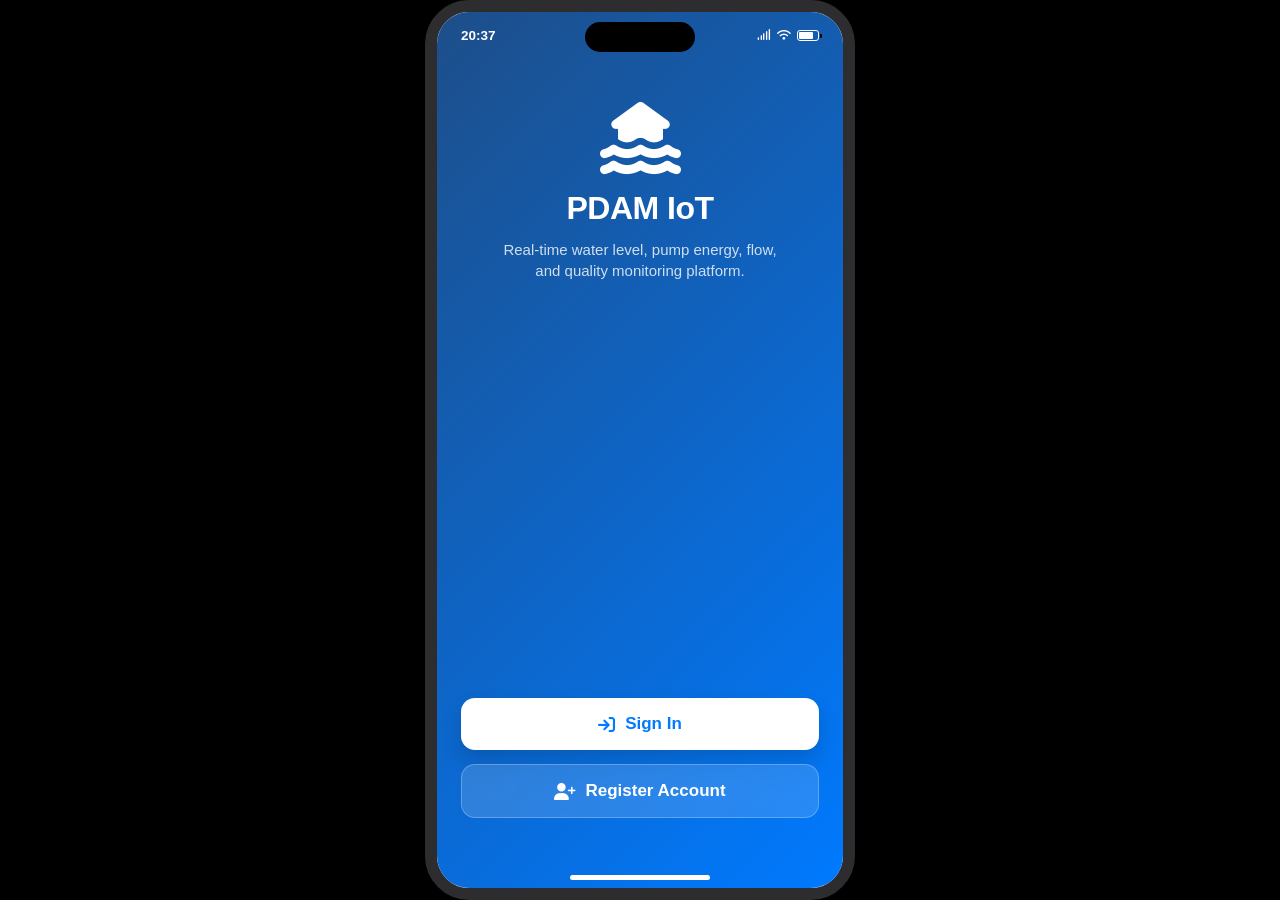
<file: index.html>
<!DOCTYPE html>
<html lang="en">
<head>
    <title>PDAM IoT Monitor</title>
    <meta charset="utf-8">
    <meta name="viewport" content="width=device-width, initial-scale=1.0, user-scalable=0, viewport-fit=cover">
    
    <link rel="stylesheet" href="https://cdnjs.cloudflare.com/ajax/libs/font-awesome/6.5.1/css/all.min.css">
    
    <style>
        
:root {
    --ios-bg: #f2f2f7;
    --ios-card-bg: #ffffff;
    --ios-blue: #007aff;
    --ios-green: #34c759;
    --ios-red: #ff3b30;
    --ios-orange: #ff9500;
    --ios-gray: #8e8e93;
    --ios-light-gray: #e5e5ea;
    --ios-label: #000000;
    --ios-secondary-label: #8e8e93;
    --ios-border: rgba(0, 0, 0, 0.1);
    --font-family: -apple-system, BlinkMacSystemFont, "SF Pro Text", "SF Pro Icons", "Helvetica Neue", Helvetica, Arial, sans-serif;
}

@media (prefers-color-scheme: dark) {
    :root {
        --ios-bg: #1c1c1e;
        --ios-card-bg: #2c2c2e;
        --ios-label: #ffffff;
        --ios-secondary-label: #aeaeb2;
        --ios-light-gray: #3a3a3c;
        --ios-border: rgba(255, 255, 255, 0.15);
    }
}

* {
    box-sizing: border-box;
    -webkit-tap-highlight-color: transparent;
}

body {
    margin: 0;
    padding: 0;
    background-color: #000000;
    font-family: var(--font-family);
    color: var(--ios-label);
    display: flex;
    justify-content: center;
    align-items: center;
    min-height: 100vh;
}

/* iOS Phone Container Mockup */
.phone-container {
    width: 100%;
    max-width: 430px;
    height: 100vh;
    max-height: 932px;
    background-color: var(--ios-bg);
    position: relative;
    display: flex;
    flex-direction: column;
    overflow: hidden;
    box-shadow: 0 25px 50px -12px rgba(0, 0, 0, 0.5);
    border-radius: 44px;
    border: 12px solid #2d2d30;
}

/* iOS Top Status Bar */
.ios-status-bar {
    position: absolute;
    top: 0;
    left: 0;
    right: 0;
    height: 47px;
    padding: 0 24px;
    display: flex;
    justify-content: space-between;
    align-items: center;
    z-index: 1010;
    font-size: 13.5px;
    font-weight: 600;
    color: var(--ios-label);
}

.dynamic-island {
    width: 110px;
    height: 30px;
    background-color: #000000;
    border-radius: 20px;
    position: absolute;
    left: 50%;
    transform: translateX(-50%);
    top: 10px;
    z-index: 1011;
}

.ios-icons {
    display: flex;
    align-items: center;
    gap: 6px;
    font-size: 11px;
}

.battery-icon {
    width: 22px;
    height: 11px;
    border: 1px solid var(--ios-label);
    border-radius: 3px;
    padding: 1px;
    position: relative;
    display: flex;
}

.battery-icon::after {
    content: '';
    width: 1.5px;
    height: 4px;
    background-color: var(--ios-label);
    position: absolute;
    right: -3.5px;
    top: 2.5px;
    border-radius: 0 1px 1px 0;
}

.battery-level {
    width: 80%;
    height: 100%;
    background-color: var(--ios-label);
    border-radius: 1px;
}

/* Glassmorphism Header */
.ios-nav-header {
    position: absolute;
    top: 0;
    left: 0;
    right: 0;
    height: 94px;
    padding: 47px 16px 0 16px;
    display: flex;
    justify-content: space-between;
    align-items: center;
    background: rgba(242, 242, 247, 0.8);
    backdrop-filter: blur(20px);
    -webkit-backdrop-filter: blur(20px);
    z-index: 1000;
    border-bottom: 0.5px solid var(--ios-border);
}

@media (prefers-color-scheme: dark) {
    .ios-nav-header {
        background: rgba(28, 28, 30, 0.8);
    }
}

.nav-btn {
    color: var(--ios-blue);
    text-decoration: none;
    font-size: 17px;
    font-weight: 400;
    display: flex;
    align-items: center;
    gap: 4px;
    position: relative;
}

.nav-btn i {
    font-size: 20px;
}

.nav-title-inline {
    font-weight: 600;
    font-size: 17px;
    color: var(--ios-label);
}

/* Scrollable main view */
.ios-content {
    flex: 1;
    overflow-y: auto;
    padding: 16px;
    padding-top: 106px;
    padding-bottom: 92px;
    -webkit-overflow-scrolling: touch;
}

.ios-content::-webkit-scrollbar {
    display: none;
}

/* Large App Title styling */
.ios-large-title {
    font-size: 34px;
    font-weight: 700;
    letter-spacing: -1px;
    margin: 8px 0 20px 0;
    color: var(--ios-label);
}

/* iOS Card widgets */
.ios-card {
    background-color: var(--ios-card-bg);
    border-radius: 16px;
    padding: 16px;
    margin-bottom: 16px;
    border: 0.5px solid var(--ios-border);
}

.ios-card-header {
    display: flex;
    justify-content: space-between;
    align-items: center;
    margin-bottom: 12px;
}

.ios-card-title {
    font-size: 13px;
    font-weight: 600;
    text-transform: uppercase;
    color: var(--ios-secondary-label);
    letter-spacing: 0.5px;
    margin: 0;
}

.ios-card-icon {
    width: 32px;
    height: 32px;
    border-radius: 8px;
    display: flex;
    align-items: center;
    justify-content: center;
    font-size: 15px;
}

/* Color codes */
.bg-ios-blue { background-color: rgba(0, 122, 255, 0.15); color: var(--ios-blue); }
.bg-ios-green { background-color: rgba(52, 199, 89, 0.15); color: var(--ios-green); }
.bg-ios-red { background-color: rgba(255, 59, 48, 0.15); color: var(--ios-red); }
.bg-ios-orange { background-color: rgba(255, 149, 0, 0.15); color: var(--ios-orange); }

/* iOS Lists (Grouped) */
.ios-list {
    background-color: var(--ios-card-bg);
    border-radius: 16px;
    overflow: hidden;
    margin-bottom: 16px;
    padding: 0;
    list-style: none;
    border: 0.5px solid var(--ios-border);
}

.ios-list-item {
    display: flex;
    justify-content: space-between;
    align-items: center;
    padding: 12px 16px;
    border-bottom: 0.5px solid var(--ios-border);
    color: var(--ios-label);
    text-decoration: none;
    font-size: 17px;
}

.ios-list-item:last-child {
    border-bottom: none;
}

.ios-list-item:active {
    background-color: var(--ios-light-gray);
}

.ios-list-label {
    display: flex;
    align-items: center;
    gap: 12px;
}

.ios-list-label i {
    width: 28px;
    height: 28px;
    border-radius: 7px;
    display: flex;
    align-items: center;
    justify-content: center;
    font-size: 14px;
    color: white;
}

.ios-list-value {
    color: var(--ios-secondary-label);
    font-size: 16px;
    display: flex;
    align-items: center;
    gap: 8px;
}

.chevron-right {
    color: var(--ios-border);
    font-size: 14px;
}

/* iOS Toggle Switch */
.ios-switch {
    position: relative;
    display: inline-block;
    width: 51px;
    height: 31px;
    margin: 0;
}

.ios-switch input {
    opacity: 0;
    width: 0;
    height: 0;
}

.ios-switch-slider {
    position: absolute;
    cursor: pointer;
    top: 0;
    left: 0;
    right: 0;
    bottom: 0;
    background-color: var(--ios-light-gray);
    transition: .25s;
    border-radius: 34px;
}

.ios-switch-slider:before {
    position: absolute;
    content: "";
    height: 27px;
    width: 27px;
    left: 2px;
    bottom: 2px;
    background-color: white;
    transition: .25s;
    border-radius: 50%;
    box-shadow: 0 3px 8px rgba(0, 0, 0, 0.15);
}

.ios-switch input:checked + .ios-switch-slider {
    background-color: var(--ios-green);
}

.ios-switch input:checked + .ios-switch-slider:before {
    transform: translateX(20px);
}

.ios-switch input:disabled + .ios-switch-slider {
    opacity: 0.5;
    cursor: not-allowed;
}

/* iOS Buttons */
.ios-btn-primary {
    background-color: var(--ios-blue);
    color: #ffffff;
    border: none;
    border-radius: 12px;
    padding: 14px;
    font-size: 17px;
    font-weight: 600;
    width: 100%;
    text-align: center;
    cursor: pointer;
    display: flex;
    align-items: center;
    justify-content: center;
    gap: 8px;
    text-decoration: none;
    transition: background-color 0.2s;
}

.ios-btn-primary:active {
    background-color: #0056b3;
}

.ios-btn-danger {
    background-color: var(--ios-red);
    color: #ffffff;
    border: none;
    border-radius: 12px;
    padding: 14px;
    font-size: 17px;
    font-weight: 600;
    width: 100%;
    text-align: center;
    cursor: pointer;
    display: flex;
    align-items: center;
    justify-content: center;
    gap: 8px;
    text-decoration: none;
}

.ios-btn-danger:active {
    background-color: #c70000;
}

/* iOS bottom sheet and timeline */
.ios-bottom-sheet {
    position: absolute;
    left: 0;
    right: 0;
    bottom: -100%;
    height: 65%;
    background-color: var(--ios-card-bg);
    border-radius: 20px 20px 0 0;
    box-shadow: 0 -10px 40px rgba(0, 0, 0, 0.25);
    z-index: 1050;
    transition: transform 0.4s cubic-bezier(0.175, 0.885, 0.32, 1.15);
    display: flex;
    flex-direction: column;
}

.ios-bottom-sheet.show {
    transform: translateY(-100%);
}

.sheet-backdrop {
    position: absolute;
    top: 0;
    left: 0;
    right: 0;
    bottom: 0;
    background-color: rgba(0, 0, 0, 0.4);
    z-index: 1040;
    opacity: 0;
    pointer-events: none;
    transition: opacity 0.3s ease;
}

.sheet-backdrop.show {
    opacity: 1;
    pointer-events: auto;
}

.sheet-handle {
    width: 36px;
    height: 5px;
    background-color: var(--ios-light-gray);
    border-radius: 10px;
    margin: 12px auto;
    cursor: pointer;
}

.sheet-header {
    padding: 0 20px 12px 20px;
    display: flex;
    justify-content: space-between;
    align-items: center;
    border-bottom: 0.5px solid var(--ios-border);
}

.sheet-header h3 {
    margin: 0;
    font-size: 20px;
    font-weight: 700;
}

.sheet-actions {
    display: flex;
    gap: 12px;
}

.action-btn {
    color: var(--ios-blue);
    text-decoration: none;
    font-size: 15px;
    font-weight: 500;
}

.sheet-content {
    flex: 1;
    overflow-y: auto;
    padding: 16px;
}

/* Glassmorphism Tab Bar */
.ios-tab-bar {
    position: absolute;
    bottom: 0;
    left: 0;
    right: 0;
    height: 83px;
    padding-bottom: 20px;
    display: flex;
    justify-content: space-around;
    align-items: center;
    background: rgba(248, 248, 250, 0.9);
    backdrop-filter: blur(20px);
    -webkit-backdrop-filter: blur(20px);
    z-index: 1000;
    border-top: 0.5px solid var(--ios-border);
}

@media (prefers-color-scheme: dark) {
    .ios-tab-bar {
        background: rgba(28, 28, 30, 0.9);
    }
}

.tab-item {
    display: flex;
    flex-direction: column;
    align-items: center;
    color: var(--ios-gray);
    text-decoration: none;
    font-size: 10px;
    font-weight: 500;
    gap: 4px;
    flex: 1;
    padding-top: 6px;
}

.tab-item i {
    font-size: 22px;
}

.tab-item.active {
    color: var(--ios-blue);
}

.ios-home-indicator {
    position: absolute;
    bottom: 8px;
    width: 140px;
    height: 5px;
    background-color: var(--ios-label);
    border-radius: 10px;
    left: 50%;
    transform: translateX(-50%);
    z-index: 1001;
    pointer-events: none;
}

.ios-badge {
    position: absolute;
    top: -5px;
    right: -8px;
    background-color: var(--ios-red);
    color: white;
    font-size: 10px;
    font-weight: bold;
    border-radius: 10px;
    padding: 1px 5px;
    min-width: 16px;
    text-align: center;
}

/* Forms input fields styling */
.ios-form-group {
    margin-bottom: 16px;
}

.ios-form-group label {
    display: block;
    font-size: 13px;
    font-weight: 500;
    text-transform: uppercase;
    color: var(--ios-secondary-label);
    margin-bottom: 6px;
    padding-left: 4px;
}

.ios-input-wrap {
    position: relative;
    display: flex;
    align-items: center;
}

.ios-input-wrap i {
    position: absolute;
    left: 12px;
    color: var(--ios-secondary-label);
    font-size: 16px;
}

.ios-input-wrap input {
    width: 100%;
    padding: 12px 12px 12px 38px;
    border-radius: 10px;
    border: none;
    background-color: var(--ios-light-gray);
    color: var(--ios-label);
    font-size: 17px;
    font-family: var(--font-family);
    outline: none;
}

.ios-input-wrap input:focus {
    box-shadow: inset 0 0 0 1px var(--ios-blue);
}

.metric-grid {
    display: grid;
    grid-template-columns: 1fr 1fr;
    gap: 12px;
}

.text-critical {
    color: var(--ios-red) !important;
}

/* Pulsing cards for threshold alerts */
.card-warning-pulse {
    animation: warning-pulse 2s infinite;
    border: 1px solid var(--ios-red) !important;
}

@keyframes warning-pulse {
    0% { background-color: var(--ios-card-bg); }
    50% { background-color: rgba(255, 59, 48, 0.05); }
    100% { background-color: var(--ios-card-bg); }
}

/* Responsive layout on mobile screens */
@media (max-width: 480px) {
    body {
        background-color: var(--ios-bg);
    }
    .phone-container {
        max-width: 100%;
        height: 100vh;
        max-height: 100%;
        border-radius: 0;
        border: none;
    }
}

        
        .landing-wrap {
            display: flex;
            flex-direction: column;
            height: 100%;
            background: linear-gradient(135deg, #1d4e89 0%, #007aff 100%) !important;
            padding: 30px 24px;
            color: #ffffff;
            justify-content: space-between;
            align-items: center;
            text-align: center;
        }
        
        .logo-section {
            margin-top: 60px;
        }
        
        .logo-icon {
            font-size: 72px;
            color: #ffffff;
            margin-bottom: 16px;
            animation: bounce-logo 2s infinite alternate;
        }
        
        @keyframes bounce-logo {
            0% { transform: translateY(0); }
            100% { transform: translateY(-10px); }
        }
        
        .brand-title {
            font-size: 32px;
            font-weight: 700;
            letter-spacing: -0.5px;
        }
        
        .brand-desc {
            font-size: 15px;
            color: rgba(255, 255, 255, 0.8);
            max-width: 280px;
            margin: 12px auto 0 auto;
            line-height: 1.4;
        }
        
        .actions-section {
            width: 100%;
            margin-bottom: 40px;
        }
        
        .btn-landing-primary {
            background-color: #ffffff;
            color: #007aff;
            border: none;
            border-radius: 14px;
            padding: 16px;
            font-size: 17px;
            font-weight: 600;
            display: flex;
            align-items: center;
            justify-content: center;
            gap: 10px;
            text-decoration: none;
            box-shadow: 0 10px 20px rgba(0,0,0,0.15);
            transition: all 0.2s;
        }
        
        .btn-landing-primary:active {
            transform: scale(0.98);
            opacity: 0.9;
        }
        
        .btn-landing-secondary {
            background-color: rgba(255, 255, 255, 0.15);
            color: #ffffff;
            border: 1px solid rgba(255, 255, 255, 0.25);
            border-radius: 14px;
            padding: 16px;
            font-size: 17px;
            font-weight: 600;
            display: flex;
            align-items: center;
            justify-content: center;
            gap: 10px;
            text-decoration: none;
            margin-top: 14px;
            backdrop-filter: blur(10px);
        }
        
        .btn-landing-secondary:active {
            background-color: rgba(255, 255, 255, 0.25);
        }
    </style>
</head>
<body>

<div class="phone-container">
    <div class="dynamic-island"></div>
    
    <div class="ios-status-bar" style="color:#ffffff;">
        <div id="status-bar-time">09:41</div>
        <div class="ios-icons">
            <i class="fa-solid fa-signal"></i>
            <i class="fa-solid fa-wifi"></i>
            <div class="battery-icon" style="border-color:#ffffff;">
                <div class="battery-level" style="background-color:#ffffff;"></div>
            </div>
        </div>
    </div>
    
    <div class="landing-wrap">
        <div class="logo-section">
            <i class="fa-solid fa-house-flood-water logo-icon"></i>
            <div class="brand-title">PDAM IoT</div>
            <p class="brand-desc">Real-time water level, pump energy, flow, and quality monitoring platform.</p>
        </div>
        
        <div class="actions-section" id="auth-buttons-container">
            <!-- Populated dynamically based on local login state -->
        </div>
    </div>

    <div class="ios-home-indicator" style="background-color:#ffffff;"></div>
</div>

<script src="https://code.jquery.com/jquery-3.6.0.min.js"></script>
<script>
    function updateClock() {
        const now = new Date();
        const hrs = now.getHours().toString().padStart(2, '0');
        const mins = now.getMinutes().toString().padStart(2, '0');
        document.getElementById('status-bar-time').innerText = hrs + ':' + mins;
    }
    setInterval(updateClock, 1000);
    updateClock();

    $(document).ready(function() {
        const user = localStorage.getItem('currentUser');
        const container = $('#auth-buttons-container');

        if (user) {
            container.html(`
                <a href="dashboard.html" class="btn-landing-primary">
                    <i class="fa-solid fa-gauge-high"></i> Enter Dashboard
                </a>
                <a href="#" onclick="logoutLanding(); return false;" class="btn-landing-secondary">
                    <i class="fa-solid fa-right-from-bracket"></i> Sign Out
                </a>
            `);
        } else {
            container.html(`
                <a href="login.html" class="btn-landing-primary">
                    <i class="fa-solid fa-arrow-right-to-bracket"></i> Sign In
                </a>
                <a href="register.html" class="btn-landing-secondary">
                    <i class="fa-solid fa-user-plus"></i> Register Account
                </a>
            `);
        }
    });

    function logoutLanding() {
        localStorage.removeItem('currentUser');
        window.location.reload();
    }
</script>
</body>
</html>
</file>
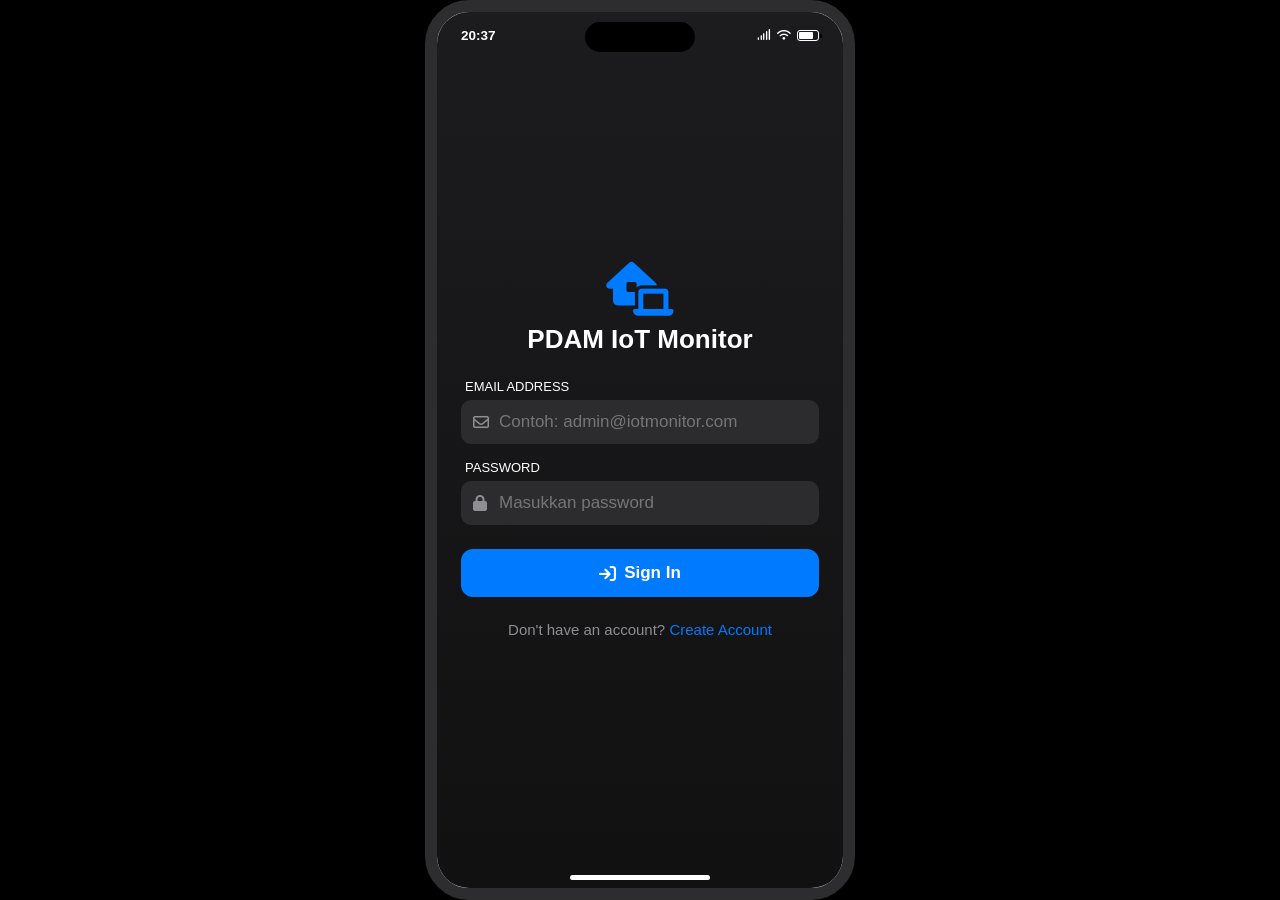
<file: login.html>
<!DOCTYPE html>
<html lang="en">
<head>
    <title>Login - PDAM IoT</title>
    <meta charset="utf-8">
    <meta name="viewport" content="width=device-width, initial-scale=1.0, user-scalable=0, viewport-fit=cover">
    
    <link rel="stylesheet" href="https://cdnjs.cloudflare.com/ajax/libs/font-awesome/6.5.1/css/all.min.css">
    
    <style>
        
:root {
    --ios-bg: #f2f2f7;
    --ios-card-bg: #ffffff;
    --ios-blue: #007aff;
    --ios-green: #34c759;
    --ios-red: #ff3b30;
    --ios-orange: #ff9500;
    --ios-gray: #8e8e93;
    --ios-light-gray: #e5e5ea;
    --ios-label: #000000;
    --ios-secondary-label: #8e8e93;
    --ios-border: rgba(0, 0, 0, 0.1);
    --font-family: -apple-system, BlinkMacSystemFont, "SF Pro Text", "SF Pro Icons", "Helvetica Neue", Helvetica, Arial, sans-serif;
}

@media (prefers-color-scheme: dark) {
    :root {
        --ios-bg: #1c1c1e;
        --ios-card-bg: #2c2c2e;
        --ios-label: #ffffff;
        --ios-secondary-label: #aeaeb2;
        --ios-light-gray: #3a3a3c;
        --ios-border: rgba(255, 255, 255, 0.15);
    }
}

* {
    box-sizing: border-box;
    -webkit-tap-highlight-color: transparent;
}

body {
    margin: 0;
    padding: 0;
    background-color: #000000;
    font-family: var(--font-family);
    color: var(--ios-label);
    display: flex;
    justify-content: center;
    align-items: center;
    min-height: 100vh;
}

/* iOS Phone Container Mockup */
.phone-container {
    width: 100%;
    max-width: 430px;
    height: 100vh;
    max-height: 932px;
    background-color: var(--ios-bg);
    position: relative;
    display: flex;
    flex-direction: column;
    overflow: hidden;
    box-shadow: 0 25px 50px -12px rgba(0, 0, 0, 0.5);
    border-radius: 44px;
    border: 12px solid #2d2d30;
}

/* iOS Top Status Bar */
.ios-status-bar {
    position: absolute;
    top: 0;
    left: 0;
    right: 0;
    height: 47px;
    padding: 0 24px;
    display: flex;
    justify-content: space-between;
    align-items: center;
    z-index: 1010;
    font-size: 13.5px;
    font-weight: 600;
    color: var(--ios-label);
}

.dynamic-island {
    width: 110px;
    height: 30px;
    background-color: #000000;
    border-radius: 20px;
    position: absolute;
    left: 50%;
    transform: translateX(-50%);
    top: 10px;
    z-index: 1011;
}

.ios-icons {
    display: flex;
    align-items: center;
    gap: 6px;
    font-size: 11px;
}

.battery-icon {
    width: 22px;
    height: 11px;
    border: 1px solid var(--ios-label);
    border-radius: 3px;
    padding: 1px;
    position: relative;
    display: flex;
}

.battery-icon::after {
    content: '';
    width: 1.5px;
    height: 4px;
    background-color: var(--ios-label);
    position: absolute;
    right: -3.5px;
    top: 2.5px;
    border-radius: 0 1px 1px 0;
}

.battery-level {
    width: 80%;
    height: 100%;
    background-color: var(--ios-label);
    border-radius: 1px;
}

/* Glassmorphism Header */
.ios-nav-header {
    position: absolute;
    top: 0;
    left: 0;
    right: 0;
    height: 94px;
    padding: 47px 16px 0 16px;
    display: flex;
    justify-content: space-between;
    align-items: center;
    background: rgba(242, 242, 247, 0.8);
    backdrop-filter: blur(20px);
    -webkit-backdrop-filter: blur(20px);
    z-index: 1000;
    border-bottom: 0.5px solid var(--ios-border);
}

@media (prefers-color-scheme: dark) {
    .ios-nav-header {
        background: rgba(28, 28, 30, 0.8);
    }
}

.nav-btn {
    color: var(--ios-blue);
    text-decoration: none;
    font-size: 17px;
    font-weight: 400;
    display: flex;
    align-items: center;
    gap: 4px;
    position: relative;
}

.nav-btn i {
    font-size: 20px;
}

.nav-title-inline {
    font-weight: 600;
    font-size: 17px;
    color: var(--ios-label);
}

/* Scrollable main view */
.ios-content {
    flex: 1;
    overflow-y: auto;
    padding: 16px;
    padding-top: 106px;
    padding-bottom: 92px;
    -webkit-overflow-scrolling: touch;
}

.ios-content::-webkit-scrollbar {
    display: none;
}

/* Large App Title styling */
.ios-large-title {
    font-size: 34px;
    font-weight: 700;
    letter-spacing: -1px;
    margin: 8px 0 20px 0;
    color: var(--ios-label);
}

/* iOS Card widgets */
.ios-card {
    background-color: var(--ios-card-bg);
    border-radius: 16px;
    padding: 16px;
    margin-bottom: 16px;
    border: 0.5px solid var(--ios-border);
}

.ios-card-header {
    display: flex;
    justify-content: space-between;
    align-items: center;
    margin-bottom: 12px;
}

.ios-card-title {
    font-size: 13px;
    font-weight: 600;
    text-transform: uppercase;
    color: var(--ios-secondary-label);
    letter-spacing: 0.5px;
    margin: 0;
}

.ios-card-icon {
    width: 32px;
    height: 32px;
    border-radius: 8px;
    display: flex;
    align-items: center;
    justify-content: center;
    font-size: 15px;
}

/* Color codes */
.bg-ios-blue { background-color: rgba(0, 122, 255, 0.15); color: var(--ios-blue); }
.bg-ios-green { background-color: rgba(52, 199, 89, 0.15); color: var(--ios-green); }
.bg-ios-red { background-color: rgba(255, 59, 48, 0.15); color: var(--ios-red); }
.bg-ios-orange { background-color: rgba(255, 149, 0, 0.15); color: var(--ios-orange); }

/* iOS Lists (Grouped) */
.ios-list {
    background-color: var(--ios-card-bg);
    border-radius: 16px;
    overflow: hidden;
    margin-bottom: 16px;
    padding: 0;
    list-style: none;
    border: 0.5px solid var(--ios-border);
}

.ios-list-item {
    display: flex;
    justify-content: space-between;
    align-items: center;
    padding: 12px 16px;
    border-bottom: 0.5px solid var(--ios-border);
    color: var(--ios-label);
    text-decoration: none;
    font-size: 17px;
}

.ios-list-item:last-child {
    border-bottom: none;
}

.ios-list-item:active {
    background-color: var(--ios-light-gray);
}

.ios-list-label {
    display: flex;
    align-items: center;
    gap: 12px;
}

.ios-list-label i {
    width: 28px;
    height: 28px;
    border-radius: 7px;
    display: flex;
    align-items: center;
    justify-content: center;
    font-size: 14px;
    color: white;
}

.ios-list-value {
    color: var(--ios-secondary-label);
    font-size: 16px;
    display: flex;
    align-items: center;
    gap: 8px;
}

.chevron-right {
    color: var(--ios-border);
    font-size: 14px;
}

/* iOS Toggle Switch */
.ios-switch {
    position: relative;
    display: inline-block;
    width: 51px;
    height: 31px;
    margin: 0;
}

.ios-switch input {
    opacity: 0;
    width: 0;
    height: 0;
}

.ios-switch-slider {
    position: absolute;
    cursor: pointer;
    top: 0;
    left: 0;
    right: 0;
    bottom: 0;
    background-color: var(--ios-light-gray);
    transition: .25s;
    border-radius: 34px;
}

.ios-switch-slider:before {
    position: absolute;
    content: "";
    height: 27px;
    width: 27px;
    left: 2px;
    bottom: 2px;
    background-color: white;
    transition: .25s;
    border-radius: 50%;
    box-shadow: 0 3px 8px rgba(0, 0, 0, 0.15);
}

.ios-switch input:checked + .ios-switch-slider {
    background-color: var(--ios-green);
}

.ios-switch input:checked + .ios-switch-slider:before {
    transform: translateX(20px);
}

.ios-switch input:disabled + .ios-switch-slider {
    opacity: 0.5;
    cursor: not-allowed;
}

/* iOS Buttons */
.ios-btn-primary {
    background-color: var(--ios-blue);
    color: #ffffff;
    border: none;
    border-radius: 12px;
    padding: 14px;
    font-size: 17px;
    font-weight: 600;
    width: 100%;
    text-align: center;
    cursor: pointer;
    display: flex;
    align-items: center;
    justify-content: center;
    gap: 8px;
    text-decoration: none;
    transition: background-color 0.2s;
}

.ios-btn-primary:active {
    background-color: #0056b3;
}

.ios-btn-danger {
    background-color: var(--ios-red);
    color: #ffffff;
    border: none;
    border-radius: 12px;
    padding: 14px;
    font-size: 17px;
    font-weight: 600;
    width: 100%;
    text-align: center;
    cursor: pointer;
    display: flex;
    align-items: center;
    justify-content: center;
    gap: 8px;
    text-decoration: none;
}

.ios-btn-danger:active {
    background-color: #c70000;
}

/* iOS bottom sheet and timeline */
.ios-bottom-sheet {
    position: absolute;
    left: 0;
    right: 0;
    bottom: -100%;
    height: 65%;
    background-color: var(--ios-card-bg);
    border-radius: 20px 20px 0 0;
    box-shadow: 0 -10px 40px rgba(0, 0, 0, 0.25);
    z-index: 1050;
    transition: transform 0.4s cubic-bezier(0.175, 0.885, 0.32, 1.15);
    display: flex;
    flex-direction: column;
}

.ios-bottom-sheet.show {
    transform: translateY(-100%);
}

.sheet-backdrop {
    position: absolute;
    top: 0;
    left: 0;
    right: 0;
    bottom: 0;
    background-color: rgba(0, 0, 0, 0.4);
    z-index: 1040;
    opacity: 0;
    pointer-events: none;
    transition: opacity 0.3s ease;
}

.sheet-backdrop.show {
    opacity: 1;
    pointer-events: auto;
}

.sheet-handle {
    width: 36px;
    height: 5px;
    background-color: var(--ios-light-gray);
    border-radius: 10px;
    margin: 12px auto;
    cursor: pointer;
}

.sheet-header {
    padding: 0 20px 12px 20px;
    display: flex;
    justify-content: space-between;
    align-items: center;
    border-bottom: 0.5px solid var(--ios-border);
}

.sheet-header h3 {
    margin: 0;
    font-size: 20px;
    font-weight: 700;
}

.sheet-actions {
    display: flex;
    gap: 12px;
}

.action-btn {
    color: var(--ios-blue);
    text-decoration: none;
    font-size: 15px;
    font-weight: 500;
}

.sheet-content {
    flex: 1;
    overflow-y: auto;
    padding: 16px;
}

/* Glassmorphism Tab Bar */
.ios-tab-bar {
    position: absolute;
    bottom: 0;
    left: 0;
    right: 0;
    height: 83px;
    padding-bottom: 20px;
    display: flex;
    justify-content: space-around;
    align-items: center;
    background: rgba(248, 248, 250, 0.9);
    backdrop-filter: blur(20px);
    -webkit-backdrop-filter: blur(20px);
    z-index: 1000;
    border-top: 0.5px solid var(--ios-border);
}

@media (prefers-color-scheme: dark) {
    .ios-tab-bar {
        background: rgba(28, 28, 30, 0.9);
    }
}

.tab-item {
    display: flex;
    flex-direction: column;
    align-items: center;
    color: var(--ios-gray);
    text-decoration: none;
    font-size: 10px;
    font-weight: 500;
    gap: 4px;
    flex: 1;
    padding-top: 6px;
}

.tab-item i {
    font-size: 22px;
}

.tab-item.active {
    color: var(--ios-blue);
}

.ios-home-indicator {
    position: absolute;
    bottom: 8px;
    width: 140px;
    height: 5px;
    background-color: var(--ios-label);
    border-radius: 10px;
    left: 50%;
    transform: translateX(-50%);
    z-index: 1001;
    pointer-events: none;
}

.ios-badge {
    position: absolute;
    top: -5px;
    right: -8px;
    background-color: var(--ios-red);
    color: white;
    font-size: 10px;
    font-weight: bold;
    border-radius: 10px;
    padding: 1px 5px;
    min-width: 16px;
    text-align: center;
}

/* Forms input fields styling */
.ios-form-group {
    margin-bottom: 16px;
}

.ios-form-group label {
    display: block;
    font-size: 13px;
    font-weight: 500;
    text-transform: uppercase;
    color: var(--ios-secondary-label);
    margin-bottom: 6px;
    padding-left: 4px;
}

.ios-input-wrap {
    position: relative;
    display: flex;
    align-items: center;
}

.ios-input-wrap i {
    position: absolute;
    left: 12px;
    color: var(--ios-secondary-label);
    font-size: 16px;
}

.ios-input-wrap input {
    width: 100%;
    padding: 12px 12px 12px 38px;
    border-radius: 10px;
    border: none;
    background-color: var(--ios-light-gray);
    color: var(--ios-label);
    font-size: 17px;
    font-family: var(--font-family);
    outline: none;
}

.ios-input-wrap input:focus {
    box-shadow: inset 0 0 0 1px var(--ios-blue);
}

.metric-grid {
    display: grid;
    grid-template-columns: 1fr 1fr;
    gap: 12px;
}

.text-critical {
    color: var(--ios-red) !important;
}

/* Pulsing cards for threshold alerts */
.card-warning-pulse {
    animation: warning-pulse 2s infinite;
    border: 1px solid var(--ios-red) !important;
}

@keyframes warning-pulse {
    0% { background-color: var(--ios-card-bg); }
    50% { background-color: rgba(255, 59, 48, 0.05); }
    100% { background-color: var(--ios-card-bg); }
}

/* Responsive layout on mobile screens */
@media (max-width: 480px) {
    body {
        background-color: var(--ios-bg);
    }
    .phone-container {
        max-width: 100%;
        height: 100vh;
        max-height: 100%;
        border-radius: 0;
        border: none;
    }
}

        
        .ios-auth-bg {
            display: flex;
            flex-direction: column;
            justify-content: center;
            align-items: center;
            height: 100%;
            padding: 24px;
            background: linear-gradient(180deg, #1c1c1e 0%, #111112 100%) !important;
        }
        
        .ios-auth-logo {
            font-size: 54px;
            color: var(--ios-blue);
            margin-bottom: 8px;
        }
        
        .ios-auth-title {
            font-size: 26px;
            font-weight: 700;
            color: #ffffff;
            margin-bottom: 24px;
            text-align: center;
        }
        
        .ios-auth-footer {
            margin-top: 24px;
            font-size: 15px;
            color: var(--ios-secondary-label);
            text-align: center;
        }
        
        .ios-auth-footer a {
            color: var(--ios-blue);
            text-decoration: none;
        }
        
        .feedback {
            width: 100%;
            padding: 12px;
            border-radius: 10px;
            font-size: 14px;
            font-weight: 500;
            margin-bottom: 16px;
            text-align: center;
        }
        .feedback.success { background-color: rgba(52, 199, 89, 0.15); color: var(--ios-green); }
        .feedback.error { background-color: rgba(255, 59, 48, 0.15); color: var(--ios-red); }
    </style>
</head>
<body>

<div class="phone-container">
    <div class="dynamic-island"></div>
    
    <div class="ios-status-bar" style="color:#ffffff;">
        <div id="status-bar-time">09:41</div>
        <div class="ios-icons">
            <i class="fa-solid fa-signal"></i>
            <i class="fa-solid fa-wifi"></i>
            <div class="battery-icon" style="border-color:#ffffff;">
                <div class="battery-level" style="background-color:#ffffff;"></div>
            </div>
        </div>
    </div>
    
    <div class="ios-auth-bg">
        <i class="fa-solid fa-house-laptop ios-auth-logo"></i>
        <div class="ios-auth-title">PDAM IoT Monitor</div>
        
        <div class="feedback success" id="register-success-alert" style="display:none;">
            Register success! Waiting admin approvals.
        </div>
        <div class="feedback error" id="login-error-alert" style="display:none;">
            Incorrect email or password!
        </div>

        <form id="localLoginForm" style="width:100%;">
            <div class="ios-form-group">
                <label for="email" style="color:#ffffff;">Email Address</label>
                <div class="ios-input-wrap">
                    <i class="fa-regular fa-envelope"></i>
                    <input id="email" type="email" required placeholder="Contoh: admin@iotmonitor.com" style="background-color:#2c2c2e; color:#ffffff;">
                </div>
            </div>

            <div class="ios-form-group" style="margin-bottom:24px;">
                <label for="password" style="color:#ffffff;">Password</label>
                <div class="ios-input-wrap">
                    <i class="fa-solid fa-lock"></i>
                    <input id="password" type="password" required placeholder="Masukkan password" style="background-color:#2c2c2e; color:#ffffff;">
                </div>
            </div>

            <button type="submit" class="ios-btn-primary">
                <i class="fa-solid fa-arrow-right-to-bracket"></i> Sign In
            </button>
        </form>

        <div class="ios-auth-footer">
            Don't have an account? <a href="register.html">Create Account</a>
        </div>
    </div>

    <div class="ios-home-indicator" style="background-color:#ffffff;"></div>
</div>

<script src="https://code.jquery.com/jquery-3.6.0.min.js"></script>
<script>
    function updateClock() {
        const now = new Date();
        const hrs = now.getHours().toString().padStart(2, '0');
        const mins = now.getMinutes().toString().padStart(2, '0');
        document.getElementById('status-bar-time').innerText = hrs + ':' + mins;
    }
    setInterval(updateClock, 1000);
    updateClock();

    $(document).ready(function() {
        const urlParams = new URLSearchParams(window.location.search);
        if (urlParams.get('registered') === 'true') {
            $('#register-success-alert').fadeIn();
        }

        $('#localLoginForm').on('submit', function(e) {
            e.preventDefault();
            const emailInput = $('#email').val().trim();
            const passInput = $('#password').val();
            const users = JSON.parse(localStorage.getItem('users_list') || '[]');
            
            if (emailInput === 'admin@iotmonitor.com' && passInput === 'admin123') {
                localStorage.setItem('currentUser', JSON.stringify({
                    name: 'Admin Tirta',
                    email: 'admin@iotmonitor.com'
                }));
                window.location.href = 'dashboard.html';
                return;
            }

            const matchedUser = users.find(u => u.email === emailInput);
            if (matchedUser) {
                if (!matchedUser.is_approved) {
                    $('#login-error-alert').text("Account not approved by Admin yet!").fadeIn();
                    $('#register-success-alert').hide();
                    return;
                }
                localStorage.setItem('currentUser', JSON.stringify({
                    name: matchedUser.name,
                    email: matchedUser.email
                }));
                window.location.href = 'dashboard.html';
            } else {
                $('#login-error-alert').text("Invalid username or password!").fadeIn();
                $('#register-success-alert').hide();
            }
        });
    });
</script>
</body>
</html>
</file>
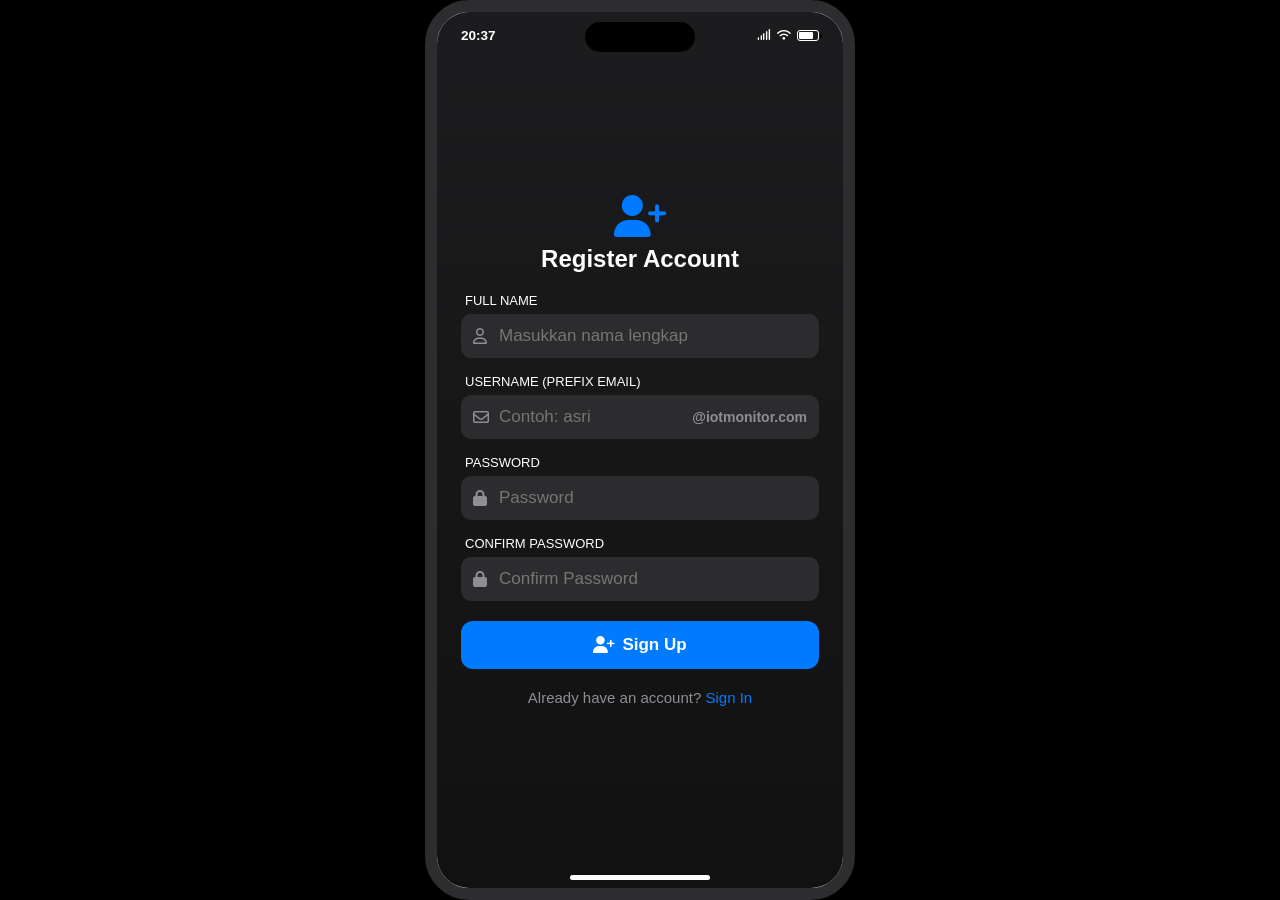
<file: register.html>
<!DOCTYPE html>
<html lang="en">
<head>
    <title>Register - PDAM IoT</title>
    <meta charset="utf-8">
    <meta name="viewport" content="width=device-width, initial-scale=1.0, user-scalable=0, viewport-fit=cover">
    
    <link rel="stylesheet" href="https://cdnjs.cloudflare.com/ajax/libs/font-awesome/6.5.1/css/all.min.css">
    
    <style>
        
:root {
    --ios-bg: #f2f2f7;
    --ios-card-bg: #ffffff;
    --ios-blue: #007aff;
    --ios-green: #34c759;
    --ios-red: #ff3b30;
    --ios-orange: #ff9500;
    --ios-gray: #8e8e93;
    --ios-light-gray: #e5e5ea;
    --ios-label: #000000;
    --ios-secondary-label: #8e8e93;
    --ios-border: rgba(0, 0, 0, 0.1);
    --font-family: -apple-system, BlinkMacSystemFont, "SF Pro Text", "SF Pro Icons", "Helvetica Neue", Helvetica, Arial, sans-serif;
}

@media (prefers-color-scheme: dark) {
    :root {
        --ios-bg: #1c1c1e;
        --ios-card-bg: #2c2c2e;
        --ios-label: #ffffff;
        --ios-secondary-label: #aeaeb2;
        --ios-light-gray: #3a3a3c;
        --ios-border: rgba(255, 255, 255, 0.15);
    }
}

* {
    box-sizing: border-box;
    -webkit-tap-highlight-color: transparent;
}

body {
    margin: 0;
    padding: 0;
    background-color: #000000;
    font-family: var(--font-family);
    color: var(--ios-label);
    display: flex;
    justify-content: center;
    align-items: center;
    min-height: 100vh;
}

/* iOS Phone Container Mockup */
.phone-container {
    width: 100%;
    max-width: 430px;
    height: 100vh;
    max-height: 932px;
    background-color: var(--ios-bg);
    position: relative;
    display: flex;
    flex-direction: column;
    overflow: hidden;
    box-shadow: 0 25px 50px -12px rgba(0, 0, 0, 0.5);
    border-radius: 44px;
    border: 12px solid #2d2d30;
}

/* iOS Top Status Bar */
.ios-status-bar {
    position: absolute;
    top: 0;
    left: 0;
    right: 0;
    height: 47px;
    padding: 0 24px;
    display: flex;
    justify-content: space-between;
    align-items: center;
    z-index: 1010;
    font-size: 13.5px;
    font-weight: 600;
    color: var(--ios-label);
}

.dynamic-island {
    width: 110px;
    height: 30px;
    background-color: #000000;
    border-radius: 20px;
    position: absolute;
    left: 50%;
    transform: translateX(-50%);
    top: 10px;
    z-index: 1011;
}

.ios-icons {
    display: flex;
    align-items: center;
    gap: 6px;
    font-size: 11px;
}

.battery-icon {
    width: 22px;
    height: 11px;
    border: 1px solid var(--ios-label);
    border-radius: 3px;
    padding: 1px;
    position: relative;
    display: flex;
}

.battery-icon::after {
    content: '';
    width: 1.5px;
    height: 4px;
    background-color: var(--ios-label);
    position: absolute;
    right: -3.5px;
    top: 2.5px;
    border-radius: 0 1px 1px 0;
}

.battery-level {
    width: 80%;
    height: 100%;
    background-color: var(--ios-label);
    border-radius: 1px;
}

/* Glassmorphism Header */
.ios-nav-header {
    position: absolute;
    top: 0;
    left: 0;
    right: 0;
    height: 94px;
    padding: 47px 16px 0 16px;
    display: flex;
    justify-content: space-between;
    align-items: center;
    background: rgba(242, 242, 247, 0.8);
    backdrop-filter: blur(20px);
    -webkit-backdrop-filter: blur(20px);
    z-index: 1000;
    border-bottom: 0.5px solid var(--ios-border);
}

@media (prefers-color-scheme: dark) {
    .ios-nav-header {
        background: rgba(28, 28, 30, 0.8);
    }
}

.nav-btn {
    color: var(--ios-blue);
    text-decoration: none;
    font-size: 17px;
    font-weight: 400;
    display: flex;
    align-items: center;
    gap: 4px;
    position: relative;
}

.nav-btn i {
    font-size: 20px;
}

.nav-title-inline {
    font-weight: 600;
    font-size: 17px;
    color: var(--ios-label);
}

/* Scrollable main view */
.ios-content {
    flex: 1;
    overflow-y: auto;
    padding: 16px;
    padding-top: 106px;
    padding-bottom: 92px;
    -webkit-overflow-scrolling: touch;
}

.ios-content::-webkit-scrollbar {
    display: none;
}

/* Large App Title styling */
.ios-large-title {
    font-size: 34px;
    font-weight: 700;
    letter-spacing: -1px;
    margin: 8px 0 20px 0;
    color: var(--ios-label);
}

/* iOS Card widgets */
.ios-card {
    background-color: var(--ios-card-bg);
    border-radius: 16px;
    padding: 16px;
    margin-bottom: 16px;
    border: 0.5px solid var(--ios-border);
}

.ios-card-header {
    display: flex;
    justify-content: space-between;
    align-items: center;
    margin-bottom: 12px;
}

.ios-card-title {
    font-size: 13px;
    font-weight: 600;
    text-transform: uppercase;
    color: var(--ios-secondary-label);
    letter-spacing: 0.5px;
    margin: 0;
}

.ios-card-icon {
    width: 32px;
    height: 32px;
    border-radius: 8px;
    display: flex;
    align-items: center;
    justify-content: center;
    font-size: 15px;
}

/* Color codes */
.bg-ios-blue { background-color: rgba(0, 122, 255, 0.15); color: var(--ios-blue); }
.bg-ios-green { background-color: rgba(52, 199, 89, 0.15); color: var(--ios-green); }
.bg-ios-red { background-color: rgba(255, 59, 48, 0.15); color: var(--ios-red); }
.bg-ios-orange { background-color: rgba(255, 149, 0, 0.15); color: var(--ios-orange); }

/* iOS Lists (Grouped) */
.ios-list {
    background-color: var(--ios-card-bg);
    border-radius: 16px;
    overflow: hidden;
    margin-bottom: 16px;
    padding: 0;
    list-style: none;
    border: 0.5px solid var(--ios-border);
}

.ios-list-item {
    display: flex;
    justify-content: space-between;
    align-items: center;
    padding: 12px 16px;
    border-bottom: 0.5px solid var(--ios-border);
    color: var(--ios-label);
    text-decoration: none;
    font-size: 17px;
}

.ios-list-item:last-child {
    border-bottom: none;
}

.ios-list-item:active {
    background-color: var(--ios-light-gray);
}

.ios-list-label {
    display: flex;
    align-items: center;
    gap: 12px;
}

.ios-list-label i {
    width: 28px;
    height: 28px;
    border-radius: 7px;
    display: flex;
    align-items: center;
    justify-content: center;
    font-size: 14px;
    color: white;
}

.ios-list-value {
    color: var(--ios-secondary-label);
    font-size: 16px;
    display: flex;
    align-items: center;
    gap: 8px;
}

.chevron-right {
    color: var(--ios-border);
    font-size: 14px;
}

/* iOS Toggle Switch */
.ios-switch {
    position: relative;
    display: inline-block;
    width: 51px;
    height: 31px;
    margin: 0;
}

.ios-switch input {
    opacity: 0;
    width: 0;
    height: 0;
}

.ios-switch-slider {
    position: absolute;
    cursor: pointer;
    top: 0;
    left: 0;
    right: 0;
    bottom: 0;
    background-color: var(--ios-light-gray);
    transition: .25s;
    border-radius: 34px;
}

.ios-switch-slider:before {
    position: absolute;
    content: "";
    height: 27px;
    width: 27px;
    left: 2px;
    bottom: 2px;
    background-color: white;
    transition: .25s;
    border-radius: 50%;
    box-shadow: 0 3px 8px rgba(0, 0, 0, 0.15);
}

.ios-switch input:checked + .ios-switch-slider {
    background-color: var(--ios-green);
}

.ios-switch input:checked + .ios-switch-slider:before {
    transform: translateX(20px);
}

.ios-switch input:disabled + .ios-switch-slider {
    opacity: 0.5;
    cursor: not-allowed;
}

/* iOS Buttons */
.ios-btn-primary {
    background-color: var(--ios-blue);
    color: #ffffff;
    border: none;
    border-radius: 12px;
    padding: 14px;
    font-size: 17px;
    font-weight: 600;
    width: 100%;
    text-align: center;
    cursor: pointer;
    display: flex;
    align-items: center;
    justify-content: center;
    gap: 8px;
    text-decoration: none;
    transition: background-color 0.2s;
}

.ios-btn-primary:active {
    background-color: #0056b3;
}

.ios-btn-danger {
    background-color: var(--ios-red);
    color: #ffffff;
    border: none;
    border-radius: 12px;
    padding: 14px;
    font-size: 17px;
    font-weight: 600;
    width: 100%;
    text-align: center;
    cursor: pointer;
    display: flex;
    align-items: center;
    justify-content: center;
    gap: 8px;
    text-decoration: none;
}

.ios-btn-danger:active {
    background-color: #c70000;
}

/* iOS bottom sheet and timeline */
.ios-bottom-sheet {
    position: absolute;
    left: 0;
    right: 0;
    bottom: -100%;
    height: 65%;
    background-color: var(--ios-card-bg);
    border-radius: 20px 20px 0 0;
    box-shadow: 0 -10px 40px rgba(0, 0, 0, 0.25);
    z-index: 1050;
    transition: transform 0.4s cubic-bezier(0.175, 0.885, 0.32, 1.15);
    display: flex;
    flex-direction: column;
}

.ios-bottom-sheet.show {
    transform: translateY(-100%);
}

.sheet-backdrop {
    position: absolute;
    top: 0;
    left: 0;
    right: 0;
    bottom: 0;
    background-color: rgba(0, 0, 0, 0.4);
    z-index: 1040;
    opacity: 0;
    pointer-events: none;
    transition: opacity 0.3s ease;
}

.sheet-backdrop.show {
    opacity: 1;
    pointer-events: auto;
}

.sheet-handle {
    width: 36px;
    height: 5px;
    background-color: var(--ios-light-gray);
    border-radius: 10px;
    margin: 12px auto;
    cursor: pointer;
}

.sheet-header {
    padding: 0 20px 12px 20px;
    display: flex;
    justify-content: space-between;
    align-items: center;
    border-bottom: 0.5px solid var(--ios-border);
}

.sheet-header h3 {
    margin: 0;
    font-size: 20px;
    font-weight: 700;
}

.sheet-actions {
    display: flex;
    gap: 12px;
}

.action-btn {
    color: var(--ios-blue);
    text-decoration: none;
    font-size: 15px;
    font-weight: 500;
}

.sheet-content {
    flex: 1;
    overflow-y: auto;
    padding: 16px;
}

/* Glassmorphism Tab Bar */
.ios-tab-bar {
    position: absolute;
    bottom: 0;
    left: 0;
    right: 0;
    height: 83px;
    padding-bottom: 20px;
    display: flex;
    justify-content: space-around;
    align-items: center;
    background: rgba(248, 248, 250, 0.9);
    backdrop-filter: blur(20px);
    -webkit-backdrop-filter: blur(20px);
    z-index: 1000;
    border-top: 0.5px solid var(--ios-border);
}

@media (prefers-color-scheme: dark) {
    .ios-tab-bar {
        background: rgba(28, 28, 30, 0.9);
    }
}

.tab-item {
    display: flex;
    flex-direction: column;
    align-items: center;
    color: var(--ios-gray);
    text-decoration: none;
    font-size: 10px;
    font-weight: 500;
    gap: 4px;
    flex: 1;
    padding-top: 6px;
}

.tab-item i {
    font-size: 22px;
}

.tab-item.active {
    color: var(--ios-blue);
}

.ios-home-indicator {
    position: absolute;
    bottom: 8px;
    width: 140px;
    height: 5px;
    background-color: var(--ios-label);
    border-radius: 10px;
    left: 50%;
    transform: translateX(-50%);
    z-index: 1001;
    pointer-events: none;
}

.ios-badge {
    position: absolute;
    top: -5px;
    right: -8px;
    background-color: var(--ios-red);
    color: white;
    font-size: 10px;
    font-weight: bold;
    border-radius: 10px;
    padding: 1px 5px;
    min-width: 16px;
    text-align: center;
}

/* Forms input fields styling */
.ios-form-group {
    margin-bottom: 16px;
}

.ios-form-group label {
    display: block;
    font-size: 13px;
    font-weight: 500;
    text-transform: uppercase;
    color: var(--ios-secondary-label);
    margin-bottom: 6px;
    padding-left: 4px;
}

.ios-input-wrap {
    position: relative;
    display: flex;
    align-items: center;
}

.ios-input-wrap i {
    position: absolute;
    left: 12px;
    color: var(--ios-secondary-label);
    font-size: 16px;
}

.ios-input-wrap input {
    width: 100%;
    padding: 12px 12px 12px 38px;
    border-radius: 10px;
    border: none;
    background-color: var(--ios-light-gray);
    color: var(--ios-label);
    font-size: 17px;
    font-family: var(--font-family);
    outline: none;
}

.ios-input-wrap input:focus {
    box-shadow: inset 0 0 0 1px var(--ios-blue);
}

.metric-grid {
    display: grid;
    grid-template-columns: 1fr 1fr;
    gap: 12px;
}

.text-critical {
    color: var(--ios-red) !important;
}

/* Pulsing cards for threshold alerts */
.card-warning-pulse {
    animation: warning-pulse 2s infinite;
    border: 1px solid var(--ios-red) !important;
}

@keyframes warning-pulse {
    0% { background-color: var(--ios-card-bg); }
    50% { background-color: rgba(255, 59, 48, 0.05); }
    100% { background-color: var(--ios-card-bg); }
}

/* Responsive layout on mobile screens */
@media (max-width: 480px) {
    body {
        background-color: var(--ios-bg);
    }
    .phone-container {
        max-width: 100%;
        height: 100vh;
        max-height: 100%;
        border-radius: 0;
        border: none;
    }
}

        
        .ios-auth-bg {
            display: flex;
            flex-direction: column;
            justify-content: center;
            align-items: center;
            height: 100%;
            padding: 24px;
            background: linear-gradient(180deg, #1c1c1e 0%, #111112 100%) !important;
        }
        
        .ios-auth-logo {
            font-size: 42px;
            color: var(--ios-blue);
            margin-bottom: 8px;
        }
        
        .ios-auth-title {
            font-size: 24px;
            font-weight: 700;
            color: #ffffff;
            margin-bottom: 20px;
            text-align: center;
        }
        
        .ios-auth-footer {
            margin-top: 20px;
            font-size: 15px;
            color: var(--ios-secondary-label);
            text-align: center;
        }
        
        .ios-auth-footer a {
            color: var(--ios-blue);
            text-decoration: none;
        }
        
        .feedback.error { background-color: rgba(255, 59, 48, 0.15); color: var(--ios-red); padding: 10px; border-radius: 10px; font-size:14px; margin-bottom:12px; width:100%; text-align:center; }
    </style>
</head>
<body>

<div class="phone-container">
    <div class="dynamic-island"></div>
    
    <div class="ios-status-bar" style="color:#ffffff;">
        <div id="status-bar-time">09:41</div>
        <div class="ios-icons">
            <i class="fa-solid fa-signal"></i>
            <i class="fa-solid fa-wifi"></i>
            <div class="battery-icon" style="border-color:#ffffff;">
                <div class="battery-level" style="background-color:#ffffff;"></div>
            </div>
        </div>
    </div>
    
    <div class="ios-auth-bg">
        <i class="fa-solid fa-user-plus ios-auth-logo"></i>
        <div class="ios-auth-title">Register Account</div>
        
        <div class="feedback error" id="register-error-alert" style="display:none;"></div>

        <form id="localRegisterForm" style="width:100%;">
            <div class="ios-form-group">
                <label for="name" style="color:#ffffff;">Full Name</label>
                <div class="ios-input-wrap">
                    <i class="fa-regular fa-user"></i>
                    <input id="name" type="text" required placeholder="Masukkan nama lengkap" style="background-color:#2c2c2e; color:#ffffff;">
                </div>
            </div>

            <div class="ios-form-group">
                <label for="email" style="color:#ffffff;">Username (Prefix Email)</label>
                <div class="ios-input-wrap" style="position:relative;">
                    <i class="fa-regular fa-envelope"></i>
                    <input id="email" type="text" required placeholder="Contoh: asri" style="background-color:#2c2c2e; color:#ffffff; padding-right:125px;">
                    <span style="position:absolute; right:12px; color:var(--ios-secondary-label); font-weight:600; font-size:14px; pointer-events:none;">@iotmonitor.com</span>
                </div>
            </div>

            <div class="ios-form-group">
                <label for="password" style="color:#ffffff;">Password</label>
                <div class="ios-input-wrap">
                    <i class="fa-solid fa-lock"></i>
                    <input id="password" type="password" required placeholder="Password" style="background-color:#2c2c2e; color:#ffffff;">
                </div>
            </div>

            <div class="ios-form-group" style="margin-bottom:20px;">
                <label for="password_confirmation" style="color:#ffffff;">Confirm Password</label>
                <div class="ios-input-wrap">
                    <i class="fa-solid fa-lock"></i>
                    <input id="password_confirmation" type="password" required placeholder="Confirm Password" style="background-color:#2c2c2e; color:#ffffff;">
                </div>
            </div>

            <button type="submit" class="ios-btn-primary">
                <i class="fa-solid fa-user-plus"></i> Sign Up
            </button>
        </form>

        <div class="ios-auth-footer">
            Already have an account? <a href="login.html">Sign In</a>
        </div>
    </div>

    <div class="ios-home-indicator" style="background-color:#ffffff;"></div>
</div>

<script src="https://code.jquery.com/jquery-3.6.0.min.js"></script>
<script>
    function updateClock() {
        const now = new Date();
        const hrs = now.getHours().toString().padStart(2, '0');
        const mins = now.getMinutes().toString().padStart(2, '0');
        document.getElementById('status-bar-time').innerText = hrs + ':' + mins;
    }
    setInterval(updateClock, 1000);
    updateClock();

    $(document).ready(function() {
        $('#localRegisterForm').on('submit', function(e) {
            e.preventDefault();
            const name = $('#name').val().trim();
            const emailPrefix = $('#email').val().trim();
            const password = $('#password').val();
            const confirmPassword = $('#password_confirmation').val();
            const fullEmail = emailPrefix + '@iotmonitor.com';

            if (password !== confirmPassword) {
                $('#register-error-alert').text("Passwords do not match!").fadeIn();
                return;
            }

            let users = JSON.parse(localStorage.getItem('users_list') || '[]');
            if (users.some(u => u.email === fullEmail)) {
                $('#register-error-alert').text("Email already registered!").fadeIn();
                return;
            }

            users.push({
                id: users.length + 1,
                name: name,
                email: fullEmail,
                is_approved: false,
                created_at: new Date().toISOString()
            });
            
            localStorage.setItem('users_list', JSON.stringify(users));
            window.location.href = 'login.html?registered=true';
        });
    });
</script>
</body>
</html>
</file>
